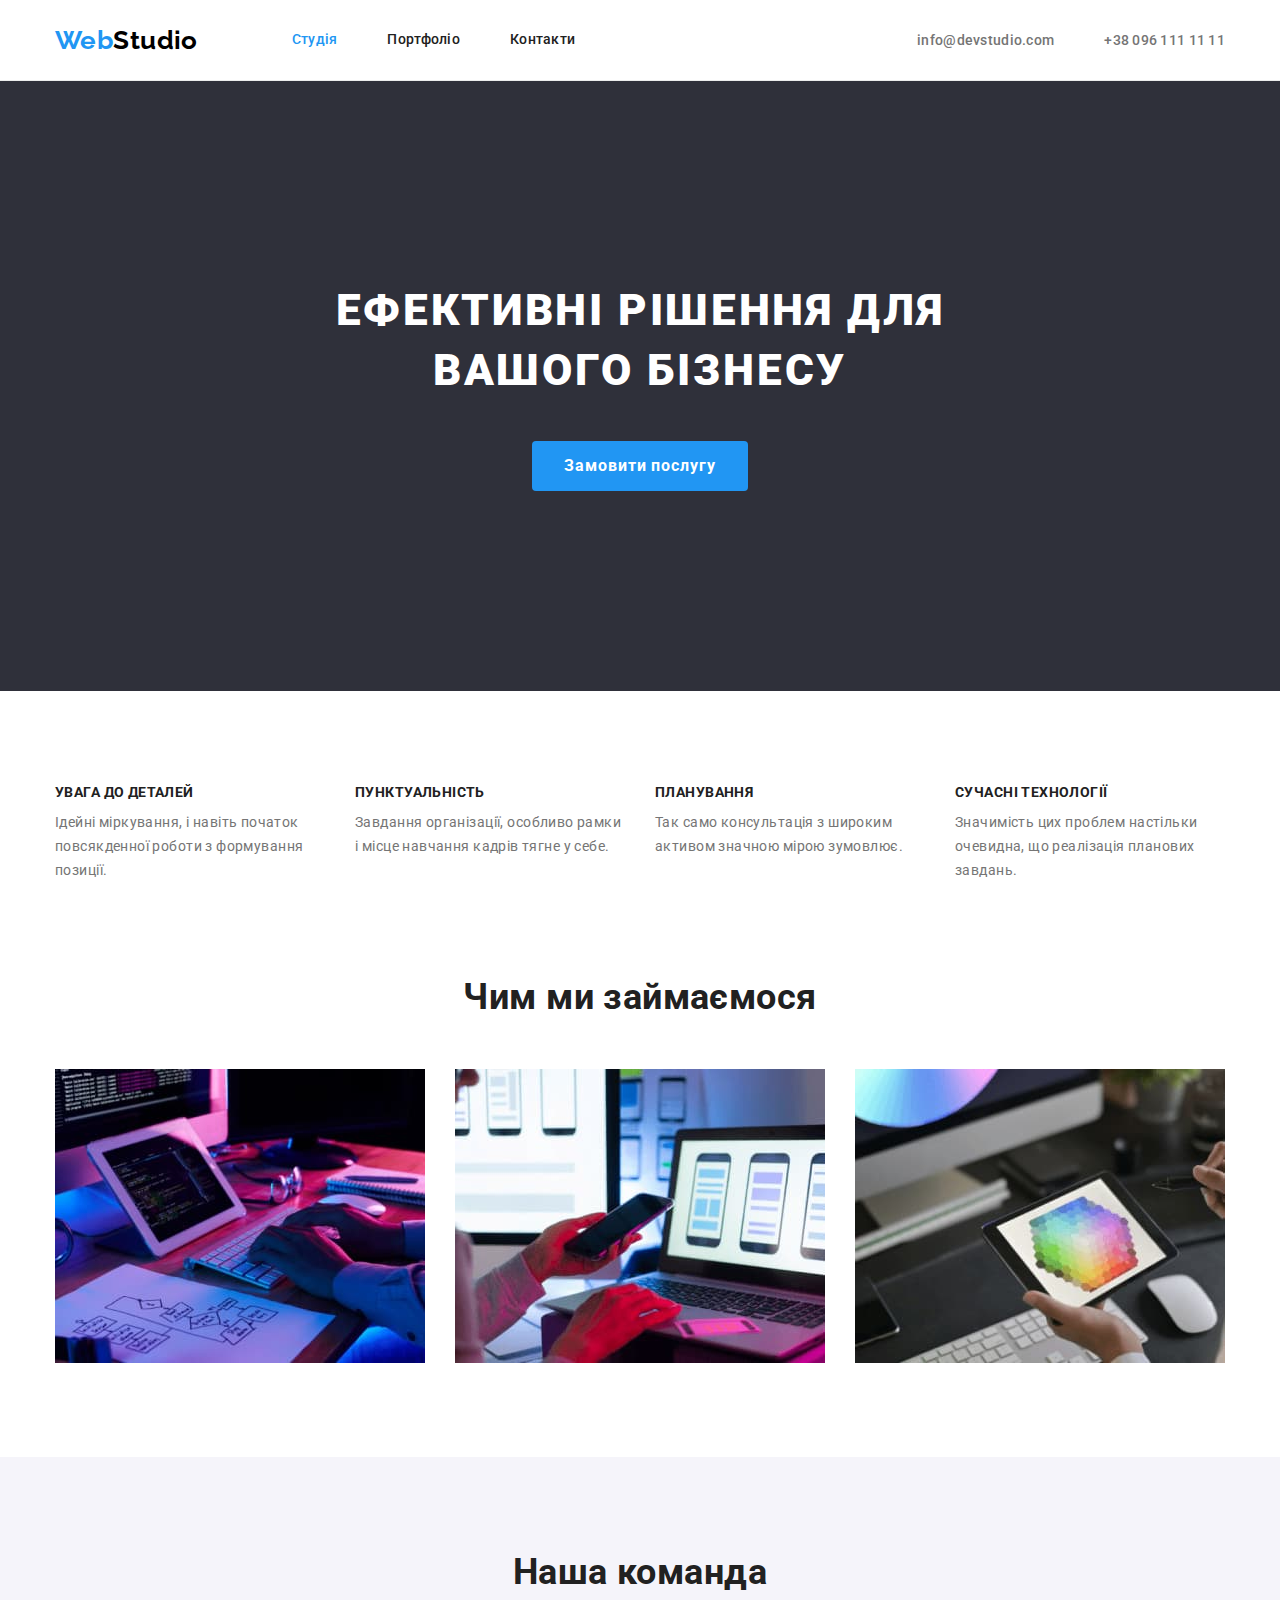
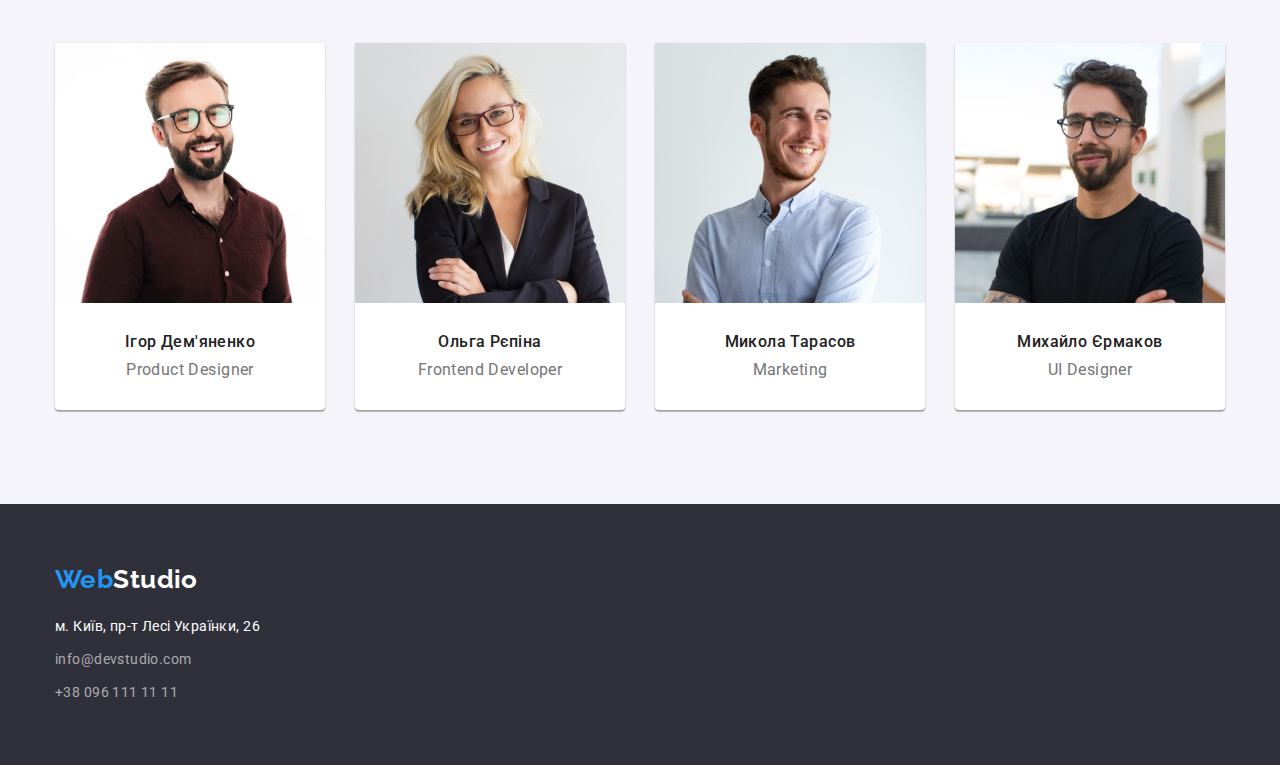
<file: index.html>
<!DOCTYPE html>
<html lang="en">

<head>
    <meta charset="UTF-8">
    <meta http-equiv="X-UA-Compatible" content="IE=edge">
    <meta name="viewport" content="width=device-width, initial-scale=1.0">
    <title>Web Studio</title>
    <link rel="stylesheet"
        href="https://cdnjs.cloudflare.com/ajax/libs/modern-normalize/1.1.0/modern-normalize.min.css">
    <link rel="preconnect" href="https://fonts.googleapis.com" />
    <link rel="preconnect" href="https://fonts.gstatic.com" crossorigin />
    <link
        href="https://fonts.googleapis.com/css2?family=Raleway:wght@700&family=Roboto:wght@400;500;700;900&display=swap"
        rel="stylesheet" />
    <link rel="stylesheet" href="./css/styles.css" />
</head>

<body>
    <!-- header -->
    <header class="header">
        <div class="container nav-flex">
            <nav class="header-nav-list list">
                <a href="./index.html" class="logo link"><span class="logo">Web</span><span
                        class="logo-black">Studio</span></a>
                <ul class="header-nav list">
                    <li class="header-nav-item"><a class="header-nav-link link current" href="./index.html">Студія</a>
                    </li>
                    <li class="header-nav-item"><a class="header-nav-link link" href="./portfolio.html">Портфоліо</a>
                    </li>
                    <li class="header-nav-item"><a class="header-nav-link link" href="#">Контакти</a></li>
                </ul>
            </nav>
            <ul class="header-contact-list list">
                <li class="header-contact-item"><a class="header-contact-link link"
                        href="mailto:info@devstudio.com">info@devstudio.com</a></li>
                <li class="header-contact-item"><a class="header-contact-link link" href="tel:+380961111111">+38 096 111
                        11 11</a></li>
            </ul>
        </div>
    </header>
    <main>
        <!-- section 1 -->
        <section class="studio-header">
            <div class="container">
            <h1 class="studio-header-title">Ефективні рішення для вашого бізнесу</h1>
            <button class="studio-btn" type="button">Замовити послугу</button>
            </div>
        </section>
        <!-- section 2 -->
        <section class="studio-presentation">
            <div class="container">
                <h2 class="visually-hidden">Переваги</h2>
                <ul class="studio-presentation-list list">
                    <li class="studio-presentation-item">
                        <h3 class="studio-presentation-title">Увага до деталей</h3>
                        <p class="studio-presentation-text">Ідейні міркування, і навіть початок повсякденної роботи з
                            формування позиції.</p>
                    </li>
                    <li class="studio-presentation-item">
                        <h3 class="studio-presentation-title">Пунктуальність</h3>
                        <p class="studio-presentation-text">Завдання організації, особливо рамки і місце навчання кадрів
                            тягне у себе.</p>
                    </li>
                    <li class="studio-presentation-item">
                        <h3 class="studio-presentation-title">Планування</h3>
                        <p class="studio-presentation-text">Так само консультація з широким активом значною мірою
                            зумовлює.</p>
                    </li>
                    <li class="studio-presentation-item">
                        <h3 class="studio-presentation-title">Сучасні технології</h3>
                        <p class="studio-presentation-text">Значимість цих проблем настільки очевидна, що реалізація
                            планових завдань.</p>
                    </li>
                </ul>
            </div>
        </section>
        <!-- section 3 -->
        <section class="occupation">
            <div class="container">
                <h2 class="occupation-title">Чим ми займаємося</h2>
                <ul class="occupation-list list">
                    <li class="occupation-item"><img src="./images/studio_work1.jpg" alt="work on a computer"
                            width="370" height="294" /></li>
                    <li class="occupation-item"><img src="./images/studio_work2.jpg" alt="work on the phone"
                            width="370" height="294" /></li>
                    <li class="occupation-item"><img src="./images/studio_work3.jpg" alt="work on a table" width="370"
                            height="294" /></li>
                </ul>
            </div>
        </section>
        <!-- section 4 -->
        <section class="out-team">
            <div class="container">
                <h2 class="our-team-title">Наша команда</h2>
                <ul class="team-list list">
                    <li class="team-item">
                        <img src="./images/our-team/our_team1.jpg" alt="Igor Demyanenko" width="270" height="260" />
                        <div class="employee-container">
                        <h3 class="employee-name-title">Ігор Дем'яненко</h3>
                        <p class="employee-text" lang="en">Product Designer</p>
                        </div>
                    </li>
                    <li class="team-item">
                        <img src="./images/our-team/our_team2.jpg" alt="Olga Repina" width="270" height="260" />
                        <div class="employee-container">
                        <h3 class="employee-name-title">Ольга Рєпіна</h3>
                        <p class="employee-text" lang="en">Frontend Developer</p>
                        </div>
                    </li>
                    <li class="team-item">
                        <img src="./images/our-team/our_team3.jpg" alt="Mikola Tarasov" width="270" height="260" />
                        <div class="employee-container">
                        <h3 class="employee-name-title">Микола Тарасов</h3>
                        <p class="employee-text" lang="en">Marketing</p>
                        </div>
                    </li>
                    <li class="team-item">
                        <img src="./images/our-team/our_team4.jpg" alt="Mikhailo Yermakov" width="270" height="260" />
                        <div class="employee-container">
                        <h3 class="employee-name-title">Михайло Єрмаков</h3>
                        <p class="employee-text" lang="en">UI Designer</p>
                        </div>
                    </li>
                </ul>
            </div>
        </section>
    </main>
    <!-- footer -->
    <footer class="footer">
        <div class="container">
            <a href="./index.html" class="logo link"><span class="logo">Web</span><span
                    class="logo-white">Studio</span></a>
            <address class="footer-contact">
                <ul class="footer-contact-list list">
                    <li class="footer-contact-item">
                        <a href="https://goo.gl/maps/1sVJUxy5NALWix269" class="footer-contact-link address link"
                            target="_blank" rel="nofollow noopener">
                            м. Київ, пр-т Лесі Українки, 26
                        </a>
                    </li>
                    <li class="footer-contact-item"><a class="footer-contact-link link"
                            href="mailto:info@devstudio.com">info@devstudio.com</a></li>
                    <li class="footer-contact-item"><a class="footer-contact-link link" href="tel:+380961111111">+38 096
                            111 11 11</a></li>
                </ul>
            </address>
        </div>
    </footer>

</body>
</html>
</file>
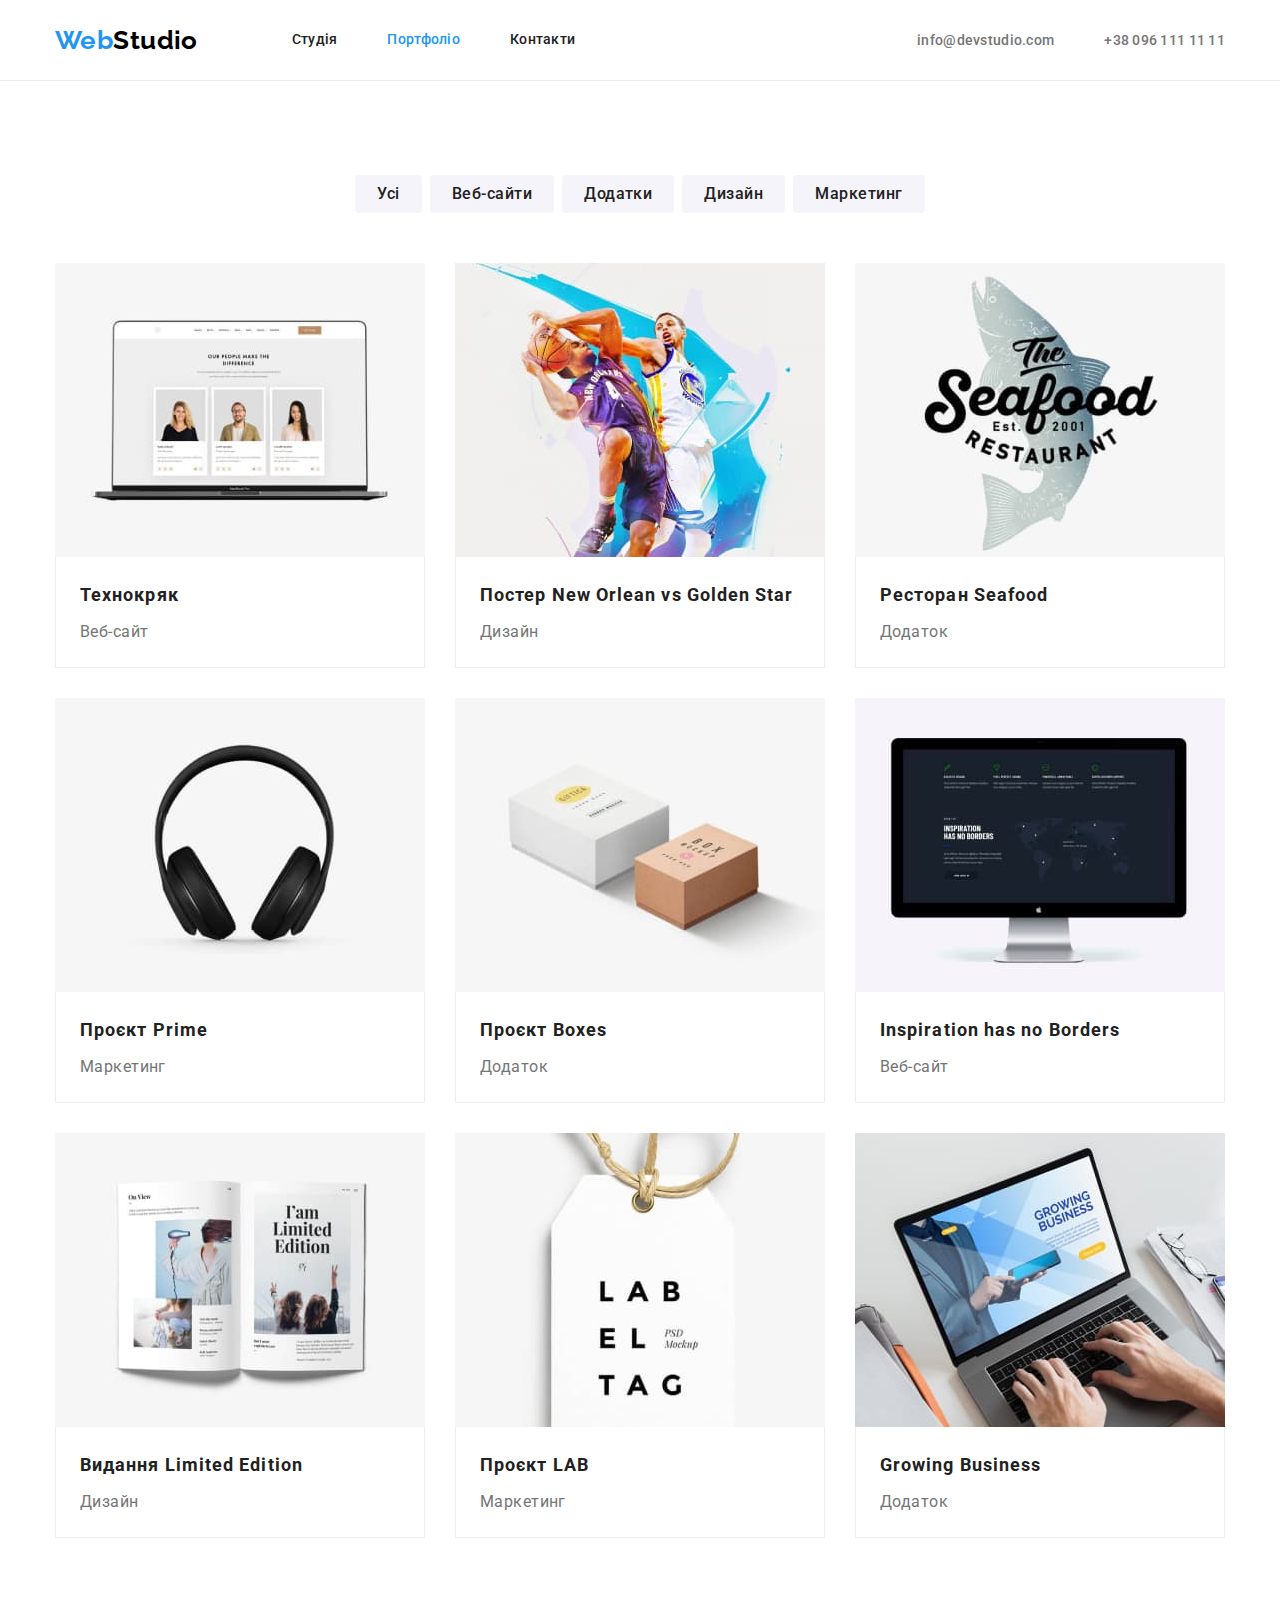
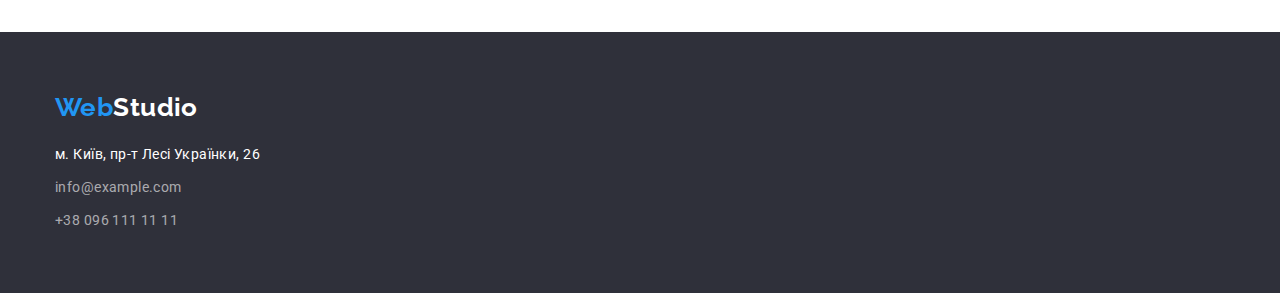
<file: portfolio.html>
<!DOCTYPE html>
<html lang="en">

<head>
    <meta charset="UTF-8">
    <meta http-equiv="X-UA-Compatible" content="IE=edge">
    <meta name="viewport" content="width=device-width, initial-scale=1.0">
    <title>Портфоліо</title>
    <link rel="preconnect" href="https://fonts.googleapis.com" />
    <link rel="preconnect" href="https://fonts.gstatic.com" crossorigin />
    <link rel="stylesheet"
        href="https://cdnjs.cloudflare.com/ajax/libs/modern-normalize/1.1.0/modern-normalize.min.css">
    <link
        href="https://fonts.googleapis.com/css2?family=Raleway:wght@700&family=Roboto:wght@400;500;700;900&display=swap"
        rel="stylesheet" />
    <link rel="stylesheet" href="./css/styles.css" />
</head>

<body>
    <header class="header">
        <div class="container nav-flex">
            <nav class="header-nav-list list">
                <a href="./index.html" class="logo link"><span class="logo">Web</span><span
                        class="logo-black">Studio</span></a>
                <ul class="header-nav list">
                    <li class="header-nav-item"><a class="header-nav-link link" href="./index.html">Студія</a>
                    </li>
                    <li class="header-nav-item"><a class="header-nav-link link current" href="./portfolio.html">Портфоліо</a>
                    </li>
                    <li class="header-nav-item"><a class="header-nav-link link" href="#">Контакти</a></li>
                </ul>
            </nav>
            <ul class="header-contact-list list">
                <li class="header-contact-item"><a class="header-contact-link link"
                        href="mailto:info@devstudio.com">info@devstudio.com</a></li>
                <li class="header-contact-item"><a class="header-contact-link link" href="tel:+380961111111">+38 096 111
                        11 11</a></li>
            </ul>
        </div>
    </header>
    <main>
        <section class="portfolio-menu">
            <div class="container">
                <h1 class="visually-hidden">Приклади робіт</h1>
                <ul class="portfolio-btn-list list">
                    <li class="portfolio-btn-item">
                        <button class="portfolio-btn" type="button">Усі</button>
                    </li>
                    <li class="portfolio-btn-item">
                        <button class="portfolio-btn" type="button">Веб-сайти</button>
                    </li>
                    <li class="portfolio-btn-item">
                        <button class="portfolio-btn" type="button">Додатки</button>
                    </li>
                    <li class="portfolio-btn-item">
                        <button class="portfolio-btn" type="button">Дизайн</button>
                    </li>
                    <li class="portfolio-btn-item">
                        <button class="portfolio-btn" type="button">Маркетинг</button>
                    </li>
                </ul>

                <ul class="portfolio-photo-list list">
                    <li class="portfolio-photo-item">
                        <img src="./images/portfolio/portfolio-img1.jpg" alt="open laptop with technocrack website"
                            width="370" height="294" />
                        <div class="portfolio-border">
                            <h2 class="portfolio-list-title">Технокряк</h2>
                            <p class="portfolio-list-text">Веб-сайт</p>
                        </div>
                    </li>
                    <li class="portfolio-photo-item">
                        <img src="./images/portfolio/portfolio-img2.jpg" alt="boys playing basketball" width="370"
                            height="294" />
                        <div class="portfolio-border">
                            <h2 class="portfolio-list-title">Постер New Orlean vs Golden Star</h2>
                            <p class="portfolio-list-text">Дизайн</p>
                        </div>
                    </li>
                    <li class="portfolio-photo-item">
                        <img src="./images/portfolio/portfolio-img3.jpg" alt="seafood restaurant logo" width="370"
                            height="294" />
                        <div class="portfolio-border">
                            <h2 class="portfolio-list-title">Ресторан Seafood</h2>
                            <p class="portfolio-list-text">Додаток</p>
                        </div>
                    </li>
                    <li class="portfolio-photo-item">
                        <img src="./images/portfolio/portfolio-img4.jpg" alt="headphones" width="370" height="294" />
                        <div class="portfolio-border">
                            <h2 class="portfolio-list-title">Проєкт Prime</h2>
                            <p class="portfolio-list-text">Маркетинг</p>
                        </div>
                    </li>
                    <li class="portfolio-photo-item">
                        <img src="./images/portfolio/portfolio-img5.jpg" alt="two boxes" width="370" height="294" />
                        <div class="portfolio-border">
                            <h2 class="portfolio-list-title">Проєкт Boxes</h2>
                            <p class="portfolio-list-text">Додаток</p>
                        </div>
                    </li>
                    <li class="portfolio-photo-item">
                        <img src="./images/portfolio/portfolio-img6.jpg" alt="computer monitor" width="370"
                            height="294" />
                        <div class="portfolio-border">
                            <h2 class="portfolio-list-title">Inspiration has no Borders</h2>
                            <p class="portfolio-list-text">Веб-сайт</p>
                        </div>
                    </li>
                    <li class="portfolio-photo-item">
                        <img src="./images/portfolio/portfolio-img7.jpg" alt="open magazine" width="370" height="294" />
                        <div class="portfolio-border">
                            <h2 class="portfolio-list-title">Видання Limited Edition</h2>
                            <p class="portfolio-list-text">Дизайн</p>
                        </div>
                    </li>
                    <li class="portfolio-photo-item">
                        <img src="./images/portfolio/portfolio-img8.jpg" alt="LAB label" width="370" height="294" />
                        <div class="portfolio-border">
                            <h2 class="portfolio-list-title">Проєкт LAB</h2>
                            <p class="portfolio-list-text">Маркетинг</p>
                        </div>
                    </li>
                    <li class="portfolio-photo-item">
                        <img src="./images/portfolio/portfolio-img9.jpg" alt="man working on macbook" width="370"
                            height="294" />
                        <div class="portfolio-border">
                            <h2 class="portfolio-list-title">Growing Business</h2>
                            <p class="portfolio-list-text">Додаток</p>
                        </div>
                    </li>
                </ul>
            </div>
        </section>
    </main>
    <!-- footer -->
    <footer class="footer">
        <div class="container">
            <a href="./index.html" class="logo link"><span class="logo">Web</span><span
                    class="logo-white">Studio</span></a>
            <address class="footer-contact">
                <ul class="footer-contact-list list">
                    <li class="footer-contact-item">
                        <a href="https://goo.gl/maps/1sVJUxy5NALWix269" target="_blank" rel="nofollow noopener"
                            class="footer-contact-link address link">
                            м. Київ, пр-т Лесі Українки, 26
                        </a>
                    </li>
                    <li class="footer-contact-item"><a class="footer-contact-link link"
                            href="mailto:info@example.com">info@example.com</a></li>
                    <li class="footer-contact-item"><a class="footer-contact-link link" href="tel:+380961111111">+38 096
                            111 11 11</a></li>
                </ul>
            </address>
        </div>
    </footer>
</body>
</html>
</file>
<file: css/styles.css>
:root {
    --primary-text-color: #212121;
    --secondary-text-color: #757575;
    --white-text-color: #ffffff;
    --accent-color: #2196F3;
    --black-logo-color: #000000;
    --footer-text-color: rgba(255, 255, 255, 0.6);
    --white-background-color: #ffffff;
    --hero-background-color: #2F303A;
    --team-background-color: #F5F4FA;
}

body {
    font-family: "Roboto", sans-serif;
    letter-spacing: 0.03em;
    background-color: var(--white-background-color);
    color: var(--primary-text-color);
    font-size: 14px;
}

img {
    display: block;
    max-width: 100%;
    height: auto;
}

/* глобальный сброс margin, padding */
h1,
h2,
h3,
h4,
h5,
h6,
p,
ul {
    margin: 0;
    padding: 0;
}

.visually-hidden {
    position: absolute;
    width: 1px;
    height: 1px;
    margin: -1px;
    border: 0;
    padding: 0;

    white-space: nowrap;
    clip-path: inset(100%);
    clip: rect(0 0 0 0);
    overflow: hidden;
}

.list {
    list-style: none;
}

.link {
    text-decoration: none;
}

.logo {
    font-family: "Raleway", sans-serif;
    font-weight: 700;
    font-size: 26px;
    line-height: 1.19;
    color: var(--accent-color);
}

.logo-white {
    color: var(--white-text-color);
}

.logo-black {
    color: var(--black-logo-color);
    align-items: center;

}

.logo-white {
    color: var(--white-background-color);
}

.container {
    width: 1200px;
    margin-left: auto;
    margin-right: auto;
    padding-left: 15px;
    padding-right: 15px;
    /* outline: 2px solid red; */
}

.header-nav {
    display: flex;
}

.nav-flex {
    display: flex;
    align-items: center;
}

.header-nav-item {
    display: block;
}

.header {
    border-bottom: 1px solid #ECECEC;
}

.header-nav-list {
    display: flex;
    align-items: center;
}

.header-nav {
    display: flex;
    margin-left: 94px;
    align-items: center;
}

.header-nav-item:not(:last-child) {
    margin-right: 50px;
}

.header-nav-link {
    display: block;
    padding-top: 32px;
    padding-bottom: 32px;
    font-weight: 500;
    font-size: 14px;
    line-height: 1.14;
    letter-spacing: 0.02em;
    color: var(--primary-text-color);
}

.header-contact-link {
    font-weight: 500;
    font-size: 14px;
    line-height: 16px;
    letter-spacing: 0.02em;
    color: var(--secondary-text-color);
}

.header-contact-list {
    display: flex;
    margin-left: auto;
}

.header-contact-item+.header-contact-item {
    margin-left: 50px;
}

.header-nav-link:hover,
.header-nav-link:focus,
.header-contact-link:hover,
.header-contact-link:focus {
    color: var(--accent-color);
}

.header-nav-link.current {
    color: var(--accent-color);
}

.portfolio-menu {
    padding-top: 94px;
    padding-bottom: 94px;
}

.portfolio-btn-list {
    display: flex;
    justify-content: center;
    margin-bottom: 50px;
}

.portfolio-btn-item:not(:last-child) {
    margin-right: 8px;
}

.portfolio-btn {
    display: inline-block;
    border: none;
    border-radius: 4px;
    padding: 6px 22px;
    font-family: inherit;
    letter-spacing: 0.03em;
    font-size: 16px;
    font-weight: 500;
    line-height: 1.63;
    background-color: var(--team-background-color);
    cursor: pointer;
    color: var(--primary-text-color);
}

.portfolio-btn:hover,
.portfolio-btn:focus {
    background-color: var(--accent-color);
    color: var(--white-text-color);
}

.portfolio-list-title {
    font-weight: 700;
    font-size: 18px;
    line-height: 2;
    letter-spacing: 0.06em;

}

.portfolio-list-text {
    margin-top: 4px;
    font-weight: 400;
    font-size: 16px;
    line-height: 1.87;
    color: var(--secondary-text-color);
}

.portfolio-photo-list {
    display: flex;
    flex-wrap: wrap;
    margin-right: -30px;
    margin-bottom: -30px;
}

.portfolio-photo-list .portfolio-photo-item {
    margin-right: 30px;
    margin-bottom: 30px;
}

.portfolio-border {
    border: 1px solid #EEEEEE;
    border-top: none;
    padding: 20px 24px;
}




.studio-presentation {
    padding-top: 94px;
    padding-bottom: 94px;
}

.studio-presentation-list {
    display: flex;
    flex-wrap: nowrap;
}

.studio-presentation-item {
    margin-right: 30px;
    width: 270px;
}

.studio-presentation-item:last-child {
    margin-right: 0;
}

.studio-header {
    background-color: var(--hero-background-color);
    padding-top: 200px;
    padding-bottom: 200px;
    text-align: center;
}

.studio-header-title {
    margin-bottom: 40px;
    margin-left: auto;
    margin-right: auto;
    max-width: 696px;

    font-weight: 900;
    font-size: 44px;
    line-height: 1.36;
    letter-spacing: 0.06em;
    text-transform: uppercase;
    color: var(--white-text-color);
    text-align: center;
}

.studio-btn {
    display: inline-block;
    min-width: 216px;
    padding: 10px 32px;
    border-radius: 4px;
    border: none;

    font-family: inherit;
    font-weight: 700;
    font-size: 16px;
    line-height: 1.88;
    letter-spacing: 0.06em;
    background-color: var(--accent-color);
    color: var(--white-text-color);
    cursor: pointer;
    text-align: center;
}

.studio-presentation-title {
    margin-bottom: 10px;
    font-weight: 700;
    font-size: 14px;
    line-height: 1.14;
    text-transform: uppercase;
}

.studio-presentation-text {
    font-size: 14px;
    line-height: 1.71;
    color: var(--secondary-text-color);
}

.studio-presentation-text::first-letter {
    text-transform: uppercase;
}

.occupation {
    padding-bottom: 94px;
}

.occupation-list {
    display: flex;
    flex-wrap: nowrap;
}

.occupation-item:not(:last-child) {
    margin-right: 30px;
}

.occupation-title {
    margin-bottom: 50px;

    font-weight: 700;
    font-size: 36px;
    line-height: 1.17;
    text-align: center;

}

.out-team {
    padding-top: 94px;
    padding-bottom: 94px;
    background-color: var(--team-background-color);

}

.team-list {
    display: flex;
    flex-wrap: nowrap;
}

/* .team-item {
    margin-right: 30px;
} */

.team-item:not(:last-child) {
    margin-right: 30px;
}

.team-list .team-item {
    box-shadow: 0px 1px 3px rgba(0, 0, 0, 0.12), 0px 1px 1px rgba(0, 0, 0, 0.14),
        0px 2px 1px rgba(0, 0, 0, 0.2);
    border-radius: 0px 0px 4px 4px;
    background-color: var(--white-background-color);
}

.our-team-title {
    font-weight: 700;
    font-size: 36px;
    line-height: 1.17;
    text-align: center;
    margin-bottom: 50px;

}

.employee-name-title {
    font-weight: 500;
    font-size: 16px;
    line-height: 1.17;
    text-align: center;

}

.employee-text {
    margin-top: 10px;
    font-weight: 400;
    font-size: 16px;
    line-height: 1.17;
    text-align: center;
    color: var(--secondary-text-color);

}

.employee-container {
    padding-top: 30px;
    padding-bottom: 30px;
}


.footer {
    padding-top: 60px;
    padding-bottom: 60px;
    background-color: var(--hero-background-color);
}

.footer-contact {
    margin-top: 20px;
}

.footer-contact-link.address {
    color: var(--white-text-color);
}

.footer-contact-item:not(:first-child) {
    margin-top: 9px;
}

.footer-contact-link {
    font-style: normal;
    font-size: 14px;
    line-height: 1.71;
    color: var(--footer-text-color);
}

.footer-contact-link:hover,
.footer-contact-link:focus {
    color: var(--accent-color);
}
</file>
